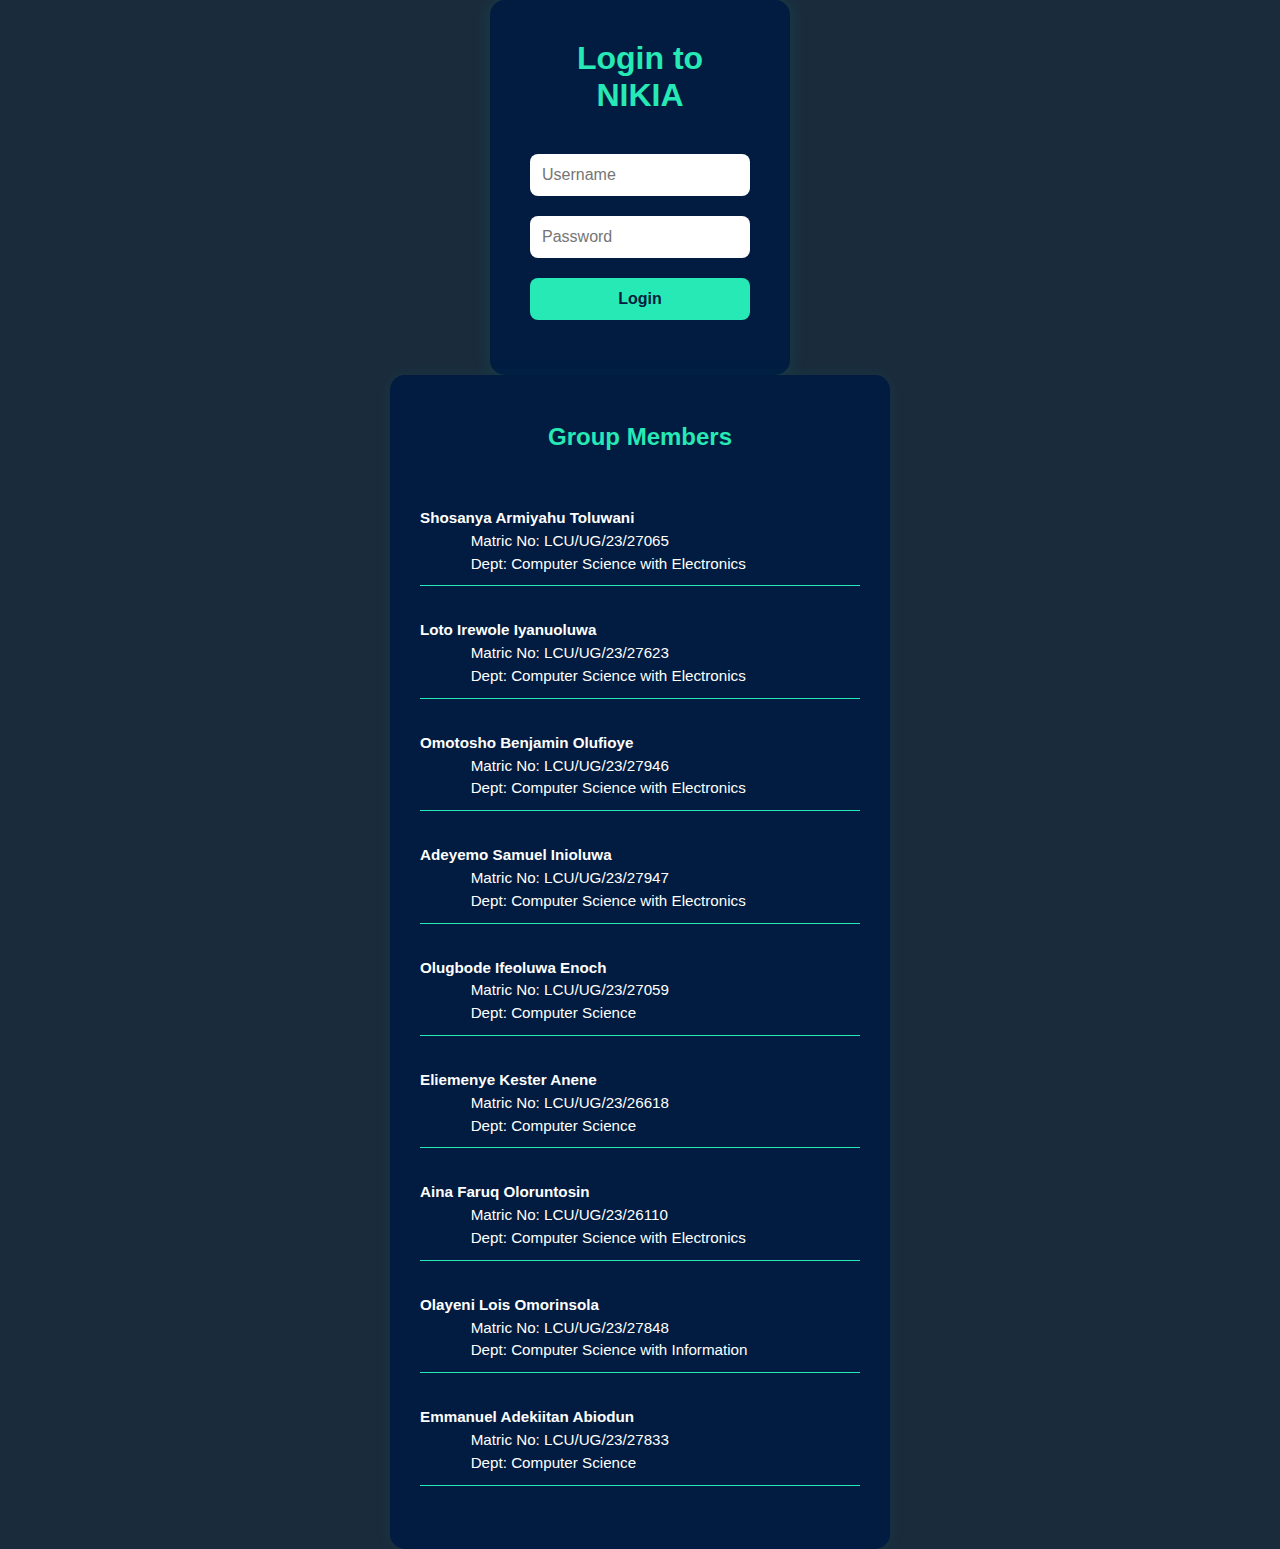
<file: index.html>
<!DOCTYPE html>
<html lang="en">
<head>
    <meta charset="UTF-8" />
    <meta name="viewport" content="width=device-width, initial-scale=1.0"/>
    <title>NIKIA Login</title>
    <link rel="stylesheet" href="styles.css" />
    <link rel="stylesheet" href="https://cdn.jsdelivr.net/npm/bootstrap-icons@1.13.1/font/bootstrap-icons.min.css">
</head>
<body>
    <div class="login-container">
        <h1>Login to NIKIA</h1>
        <form id="loginForm">
            <input type="text" id="username" placeholder="Username" required />
            <input type="password" id="password" placeholder="Password" required />
            <button type="submit">Login</button>
        </form>
        <p id="message"></p>
    </div>

<div class="group-members">
    <h2>Group Members</h2>
    <ul>
        <li><strong>Shosanya Armiyahu Toluwani</strong><br>
            Matric No: LCU/UG/23/27065<br>
            Dept: Computer Science with Electronics
        </li>
        <li><strong>Loto Irewole Iyanuoluwa</strong><br>
            Matric No: LCU/UG/23/27623<br>
            Dept: Computer Science with Electronics
        </li>
        <li><strong>Omotosho Benjamin Olufioye</strong><br>
            Matric No: LCU/UG/23/27946<br>
            Dept: Computer Science with Electronics
        </li>
        <li><strong>Adeyemo Samuel Inioluwa</strong><br>
            Matric No: LCU/UG/23/27947<br>
            Dept: Computer Science with Electronics
        </li>
        <li><strong>Olugbode Ifeoluwa Enoch</strong><br>
            Matric No: LCU/UG/23/27059<br>
            Dept: Computer Science
        </li>
        <li><strong>Eliemenye Kester Anene</strong><br>
            Matric No: LCU/UG/23/26618<br>
            Dept: Computer Science
        </li>
        <li><strong>Aina Faruq Oloruntosin</strong><br>
            Matric No: LCU/UG/23/26110<br>
            Dept: Computer Science with Electronics
        </li>
        <li><strong>Olayeni Lois Omorinsola</strong><br>
            Matric No: LCU/UG/23/27848<br>
            Dept: Computer Science with Information
        </li>
        <li><strong>Emmanuel Adekiitan Abiodun</strong><br>
            Matric No: LCU/UG/23/27833<br>
            Dept: Computer Science
        </li>
    </ul>
</div>
    

    <script src="index.js"></script>
</body>
</html>
</file>
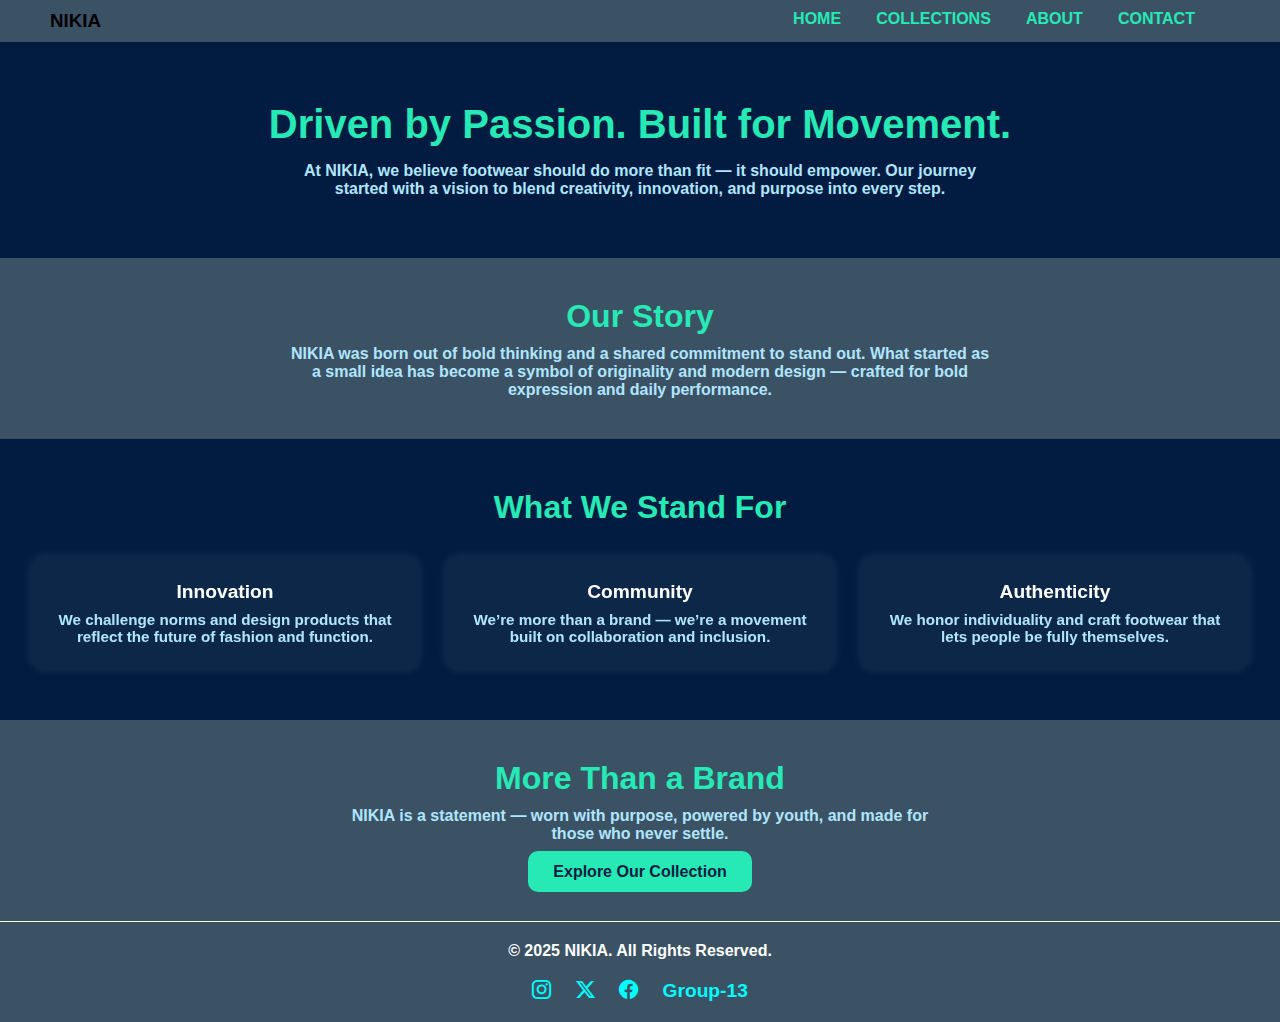
<file: about.html>
<!DOCTYPE html>
<html lang="en">
<head>
    <meta charset="UTF-8" />
    <meta name="viewport" content="width=device-width, initial-scale=1.0"/>
    <title>About Us - NIKIA</title>
    <link rel="stylesheet" href="about.css" />
    <link rel="stylesheet" href="https://cdn.jsdelivr.net/npm/bootstrap-icons@1.13.1/font/bootstrap-icons.min.css">
</head>
<body>
    <div class="header">
        <h3>NIKIA</h3>
        <div class="links">
            <a href="home.html">HOME</a>
            <a href="collection.html">COLLECTIONS</a>
            <a href="about.html">ABOUT</a>
            <a href="contact.html">CONTACT</a>
        </div>
        
    </div>

    <section class="about-hero animate">
        <h1>Driven by Passion. Built for Movement.</h1>
        <p>At NIKIA, we believe footwear should do more than fit — it should empower. Our journey started with a vision to blend creativity, innovation, and purpose into every step.</p>
    </section>

    <section class="brand-story animate">
        <h2>Our Story</h2>
        <p>NIKIA was born out of bold thinking and a shared commitment to stand out. What started as a small idea has become a symbol of originality and modern design — crafted for bold expression and daily performance.</p>
    </section>

    <section class="values">
        <h2 class="animate">What We Stand For</h2>
        <div class="value-cards ">
            <div class="value animate">
                <h3>Innovation</h3>
                <p>We challenge norms and design products that reflect the future of fashion and function.</p>
            </div>
            <div class="value animate">
                <h3>Community</h3>
                <p>We’re more than a brand — we’re a movement built on collaboration and inclusion.</p>
            </div>
            <div class="value animate">
                <h3>Authenticity</h3>
                <p>We honor individuality and craft footwear that lets people be fully themselves.</p>
            </div>
        </div>
    </section>

    <section class="cta">
        <h2 >More Than a Brand</h2>
        <p >NIKIA is a statement — worn with purpose, powered by youth, and made for those who never settle.</p>
        <a href="collection.html" >Explore Our Collection</a>
    </section>

    <footer>
        <p>&copy; 2025 NIKIA. All Rights Reserved.</p>
        <div class="social-link">
        <a href="#"><i class="bi bi-instagram"></i></a>
        <a href="#"><i class="bi bi-twitter-x"></i></a>
        <a href="#"><i class="bi bi-facebook"></i></a>
        <a href="#">Group-13</a>
    </div>
    </footer>
</body>
</html>
</file>
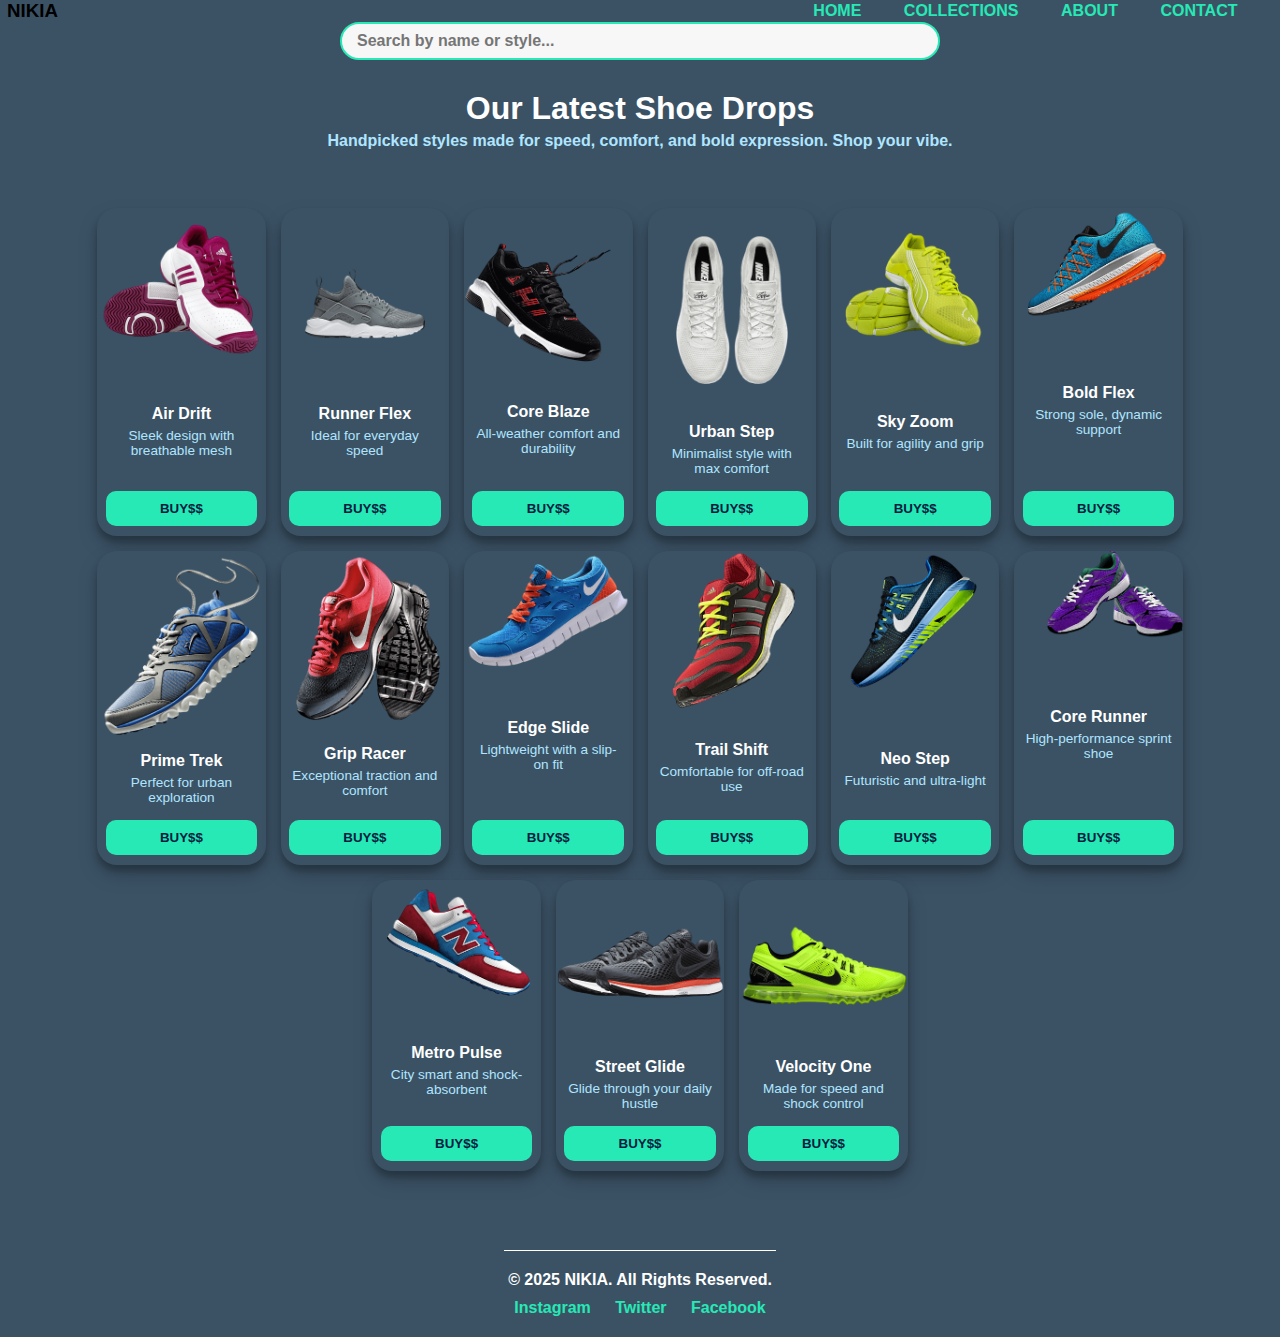
<file: collection.html>
<!DOCTYPE html>
<html lang="en">
<head>
    <meta charset="UTF-8">
    <meta name="viewport" content="width=device-width, initial-scale=1.0">
    <title>NIKIA COLLECTIONS</title>
    <link rel="stylesheet" href="collection.css">
</head>
<body>
    <div class="header">
        <h3>NIKIA</h3>

        <div class="links">
            <a href="index.html">HOME</a>
            <a href="collection.html">COLLECTIONS</a>
            <a href="about.html">ABOUT</a>
            <a href="contact.html">CONTACT</a>
        </div>
    </div>

    <div class="search-filter">
    <input type="text" placeholder="Search by name or style..." />
</div>


    <div class="section-header">
        <h2>Our Latest Shoe Drops</h2>
        <p>Handpicked styles made for speed, comfort, and bold expression. Shop your vibe.</p>
</div>

    <section class="collection">
        <div class="img"><img src="Collection images/shoe1.png" alt="">
            <div class="info">
                <h4>Air Drift</h4>
                <p>Sleek design with breathable mesh</p>
            </div>
            <button>BUY$$</button>
        </div>
        <div class="img"><img src="Collection images/shoe2.png" alt="">
            <div class="info">
                <h4>Runner Flex</h4>
                <p>Ideal for everyday speed</p>
            </div>
            <button>BUY$$</button>
        </div>
        <div class="img"><img src="Collection images/shoe17.png" alt="">
            <div class="info">
                <h4>Core Blaze</h4>
                <p>All-weather comfort and durability</p>
            </div>
            <button>BUY$$</button>
        </div>
        <div class="img"><img src="Collection images/shoe4.png" alt="">
            <div class="info">
                <h4>Urban Step</h4>
                <p>Minimalist style with max comfort</p>
            </div>
            <button>BUY$$</button>
        </div>
        <div class="img"><img src="Collection images/shoe5.png" alt="">
            <div class="info">
                <h4>Sky Zoom</h4>
                <p>Built for agility and grip</p>
            </div>
            <button>BUY$$</button>
        </div>
        <div class="img"><img src="Collection images/shoe6.png" alt="">
            <div class="info">
                <h4>Bold Flex</h4>
                <p>Strong sole, dynamic support</p>
            </div>
            <button>BUY$$</button>
        </div>
        <div class="img"><img src="Collection images/shoe7.png" alt="">
            <div class="info">
                <h4>Prime Trek</h4>
                <p>Perfect for urban exploration</p>
            </div>
            <button>BUY$$</button>
        </div>
        <div class="img"><img src="Collection images/shoe8.png" alt="">
            <div class="info">
                <h4>Grip Racer</h4>
                <p>Exceptional traction and comfort</p>
            </div>
            <button>BUY$$</button>
        </div>
        <div class="img"><img src="Collection images/shoe18.png" alt="">
            <div class="info">
                <h4>Edge Slide</h4>
                <p>Lightweight with a slip-on fit</p>
            </div>
            <button>BUY$$</button>
        </div>
        <div class="img"><img src="Collection images/shoe10.png" alt="">
            <div class="info">
                <h4>Trail Shift</h4>
                <p>Comfortable for off-road use</p>
            </div>
            <button>BUY$$</button>
        </div>
        <div class="img"><img src="Collection images/shoe11.png" alt="">
            <div class="info">
                <h4>Neo Step</h4>
                <p>Futuristic and ultra-light</p>
            </div>
            <button>BUY$$</button>
        </div>
        <div class="img"><img src="Collection images/shoe12.png" alt="">
            <div class="info">
                <h4>Core Runner</h4>
                <p>High-performance sprint shoe</p>
            </div>
            <button>BUY$$</button>
        </div>
        <div class="img"><img src="Collection images/shoe13.png" alt="">
            <div class="info">
                <h4>Metro Pulse</h4>
                <p>City smart and shock-absorbent</p>
            </div>
            <button>BUY$$</button>
        </div>
        <div class="img"><img src="Collection images/shoe14.png" alt="">
            <div class="info">
                <h4>Street Glide</h4>
                <p>Glide through your daily hustle</p>
            </div>
            <button>BUY$$</button>
        </div>
        <div class="img"><img src="Collection images/shoe19.png" alt="">
            <div class="info">
                <h4>Velocity One</h4>
                <p>Made for speed and shock control</p>
            </div>
            <button>BUY$$</button>
        </div>
    </section>

<footer>
    <p>&copy; 2025 NIKIA. All Rights Reserved.</p>
    <div class="socials">
        <a href="#">Instagram</a>
        <a href="#">Twitter</a>
        <a href="#">Facebook</a>
    </div>
</footer>

</body>
</html>
</file>
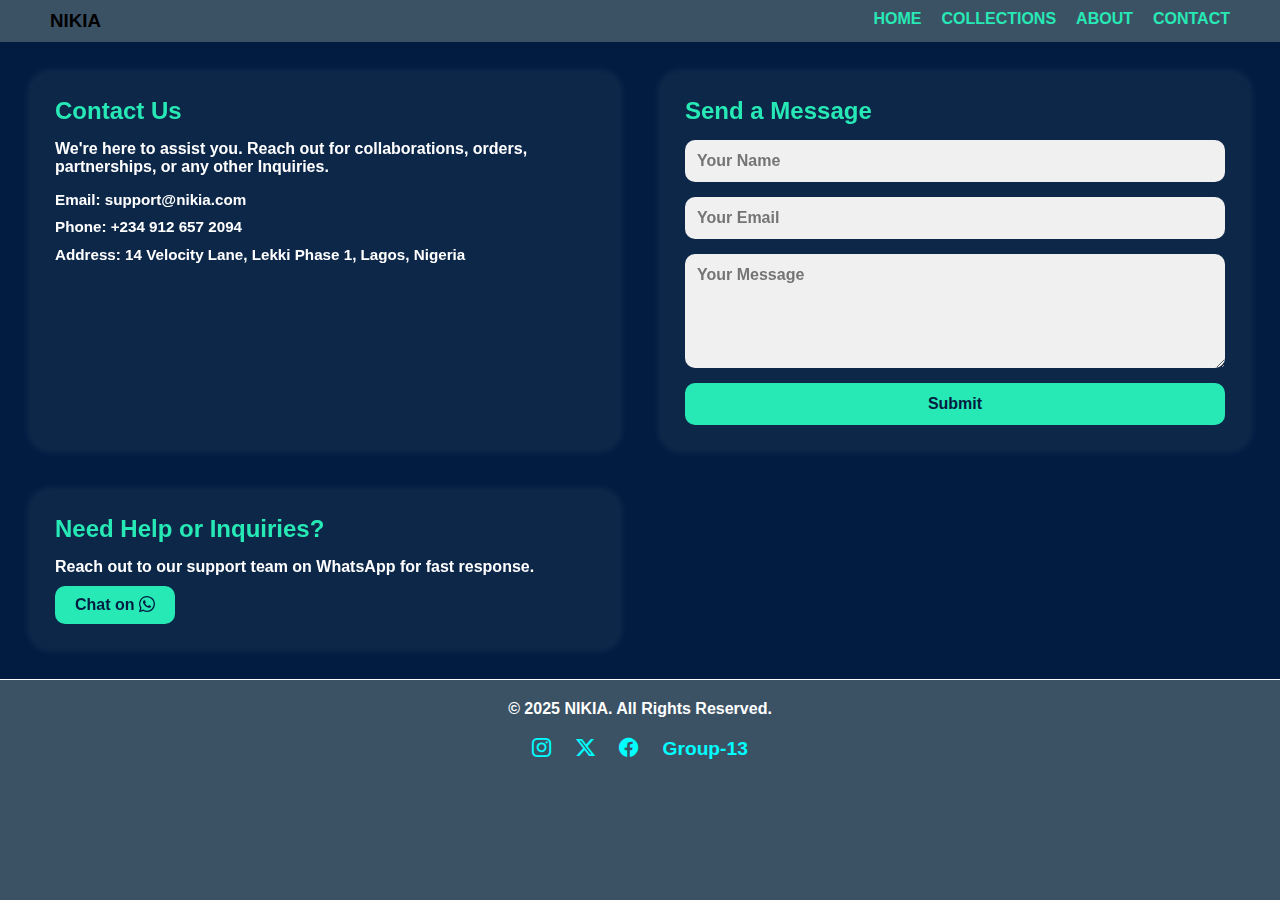
<file: contact.html>
<!DOCTYPE html>
<html lang="en">
<head>
    <meta charset="UTF-8" />
    <meta name="viewport" content="width=device-width, initial-scale=1.0"/>
    <title>Contact Us - NIKIA</title>
    <link rel="stylesheet" href="contact.css" />
    <link rel="stylesheet" href="https://cdn.jsdelivr.net/npm/bootstrap-icons@1.13.1/font/bootstrap-icons.min.css">
</head>
<body>
    <div class="block">
    <div class="header">
        <h3>NIKIA</h3>
        <div class="links">
            <a href="home.html">HOME</a>
            <a href="collection.html">COLLECTIONS</a>
            <a href="about.html">ABOUT</a>
            <a href="contact.html">CONTACT</a>
        </div>
        
    </div>

    <section class="contact-container">
        <div class="contact-info">
            <h2>Contact Us</h2>
            <p>We're here to assist you. Reach out for collaborations, orders, partnerships, or any other Inquiries.</p>
            <ul>
                <li><strong>Email:</strong> support@nikia.com</li>
                <li><strong>Phone:</strong> +234 912 657 2094</li>
                <li><strong>Address:</strong> 14 Velocity Lane, Lekki Phase 1, Lagos, Nigeria</li>
            </ul>
        </div>

        <div class="contact-form">
            <h2>Send a Message</h2>
            <form action="#" method="POST">
                <input type="text" placeholder="Your Name">
                <input type="email" placeholder="Your Email">
                <textarea placeholder="Your Message" rows="5"></textarea>
                <button type="submit">Submit</button>
            </form>
        </div>

        <div class="help-section">
            <h2>Need Help or Inquiries?</h2>
            <p>Reach out to our support team on WhatsApp for fast response.</p>
            <a href="https://wa.me/2349126572094">Chat on <i class="bi bi-whatsapp"></i></a>
        </div>
    </section>

    <footer>
        <p>&copy; 2025 NIKIA. All Rights Reserved.</p>
        <div class="social-link">
        <a href="#"><i class="bi bi-instagram"></i></a>
        <a href="#"><i class="bi bi-twitter-x"></i></a>
        <a href="#"><i class="bi bi-facebook"></i></a>
        <a href="#">Group-13</a>
    </div>  
    </footer>

    </div>
</body>
</html>
</file>
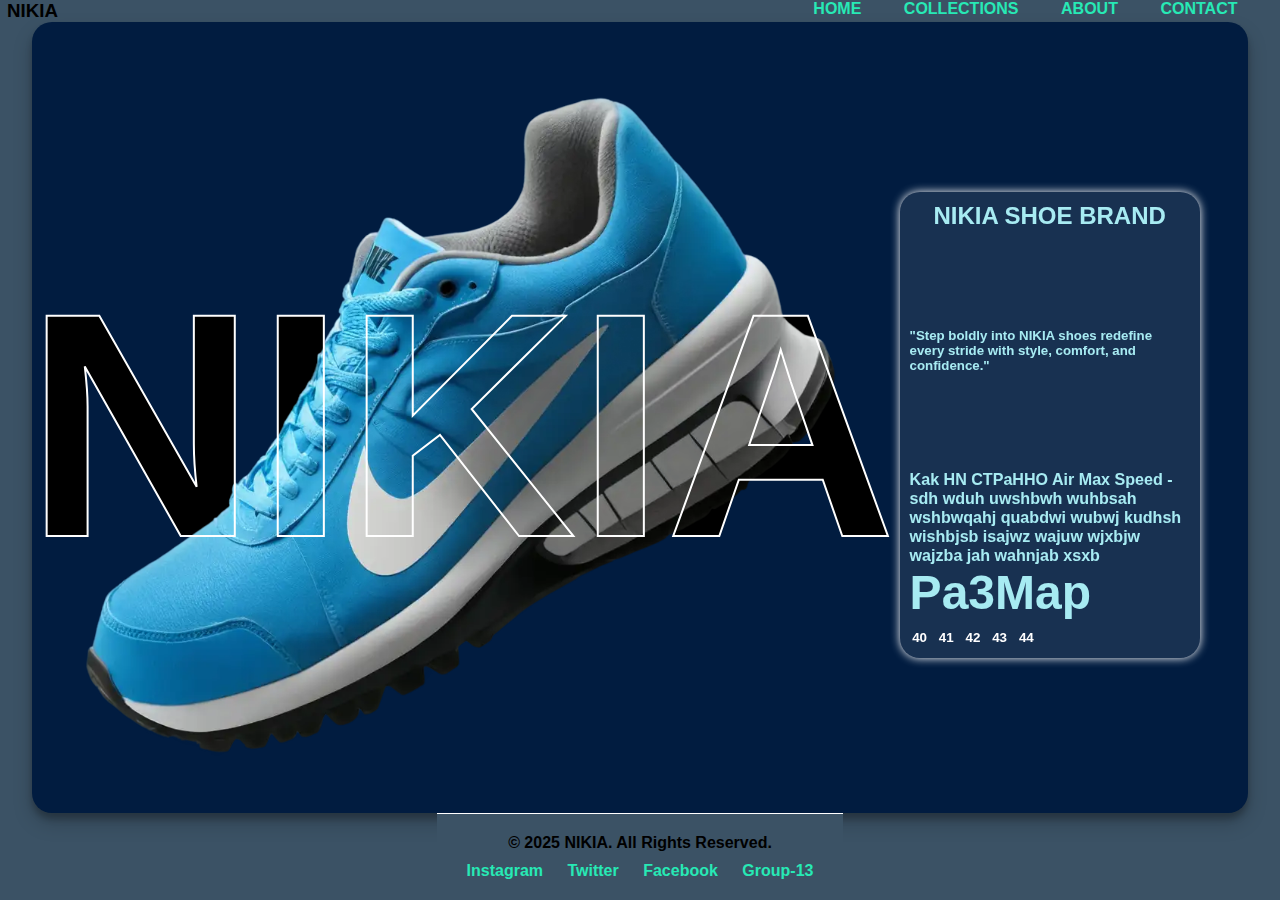
<file: home.html>
<!DOCTYPE html>
<html lang="en">
<head>
    <meta charset="UTF-8">
    <meta name="viewport" content="width=device-width, initial-scale=1.0">
    <title>GROUP-13-ICT 211 PROJ</title>
    <link rel="stylesheet" href="home.css">
</head>
<body>
    <div class="header">
        <h3>NIKIA</h3>

        <div class="links">
            <a href="home.html">HOME</a>
            <a href="collection.html">COLLECTIONS</a>
            <a href="about.html">ABOUT</a>
            <a href="contact.html">CONTACT</a>
        </div>
    </div>

    <section class="main">
        <div class="imageTypo">
            <h1>NIKIA</h1>
            <h1 class="outline">NIKIA</h1>
            <img src="Images/BG kicks 2.webp" alt="">
        </div>

    <div class="description">
        <h2>NIKIA SHOE BRAND</h2>
        <h5>"Step boldly into NIKIA shoes redefine every stride with style, comfort, and confidence."</h5>

        <div class="disp">
            <h6>Kak HN CTPaHHO Air Max Speed - sdh wduh uwshbwh wuhbsah wshbwqahj quabdwi wubwj kudhsh wishbjsb isajwz wajuw wjxbjw wajzba jah wahnjab xsxb</h6>
            <h1>Pa3Map</h1>
            <div class="Sizes">
                <button>40</button>
                <button>41</button>
                <button>42</button>
                <button>43</button>
                <button>44</button>
            </div>
        
        </div>
    </div>
    </section>
<footer>
    <p>&copy; 2025 NIKIA. All Rights Reserved.</p>
    <div class="socials">
        <a href="#">Instagram</a>
        <a href="#">Twitter</a>
        <a href="#">Facebook</a>
        <a href="#">Group-13</a>
    </div>
</footer>
</body>
</html>
</file>
<file: styles.css>
* {
    margin: 0;
    padding: 0;
    box-sizing: border-box;
    font-family: 'Helvetica Neue', Arial, sans-serif;
}

body {
    background-color: #1a2b3c;
    display: flex;
    flex-direction: column;
    justify-content: center;
    align-items: center;
    min-height: 100vh;
}

.login-container {
    background-color: #011c40;
    padding: 40px;
    border-radius: 15px;
    box-shadow: 0 0 20px rgba(0, 255, 200, 0.1);
    width: 300px;
    text-align: center;
}

.login-container h1 {
    color: #27e9b5;
    margin-bottom: 30px;
}

input {
    width: 100%;
    padding: 12px;
    margin: 10px 0;
    border: none;
    border-radius: 8px;
    font-size: 1rem;
}

input:focus {
    outline: 2px solid #27e9b5;
}

button {
    width: 100%;
    padding: 12px;
    background-color: #27e9b5;
    color: #011c40;
    font-weight: bold;
    font-size: 1rem;
    border: none;
    border-radius: 8px;
    cursor: pointer;
    margin-top: 10px;
}

button:hover {
    background-color: #1bb390;
    transition: 0.3s;
}

#message {
    margin-top: 15px;
    font-size: 0.95rem;
    color: #fff;
}

.group-members {
    background-color: #011c40;
    padding: 30px;
    border-radius: 15px;
    box-shadow: 0 0 20px rgba(0, 255, 200, 0.05);
    width: 90%;
    max-width: 500px;
    color: #ffffff;
}

.group-members h2 {
    color: #27e9b5;
    text-align: center;
    margin-bottom: 20px;
    font-size: 1.5rem;
}

.group-members ul {
    list-style: none;
    padding: 0;
}

.group-members li {
    margin-bottom: 15px;
    border-bottom: 1px solid #27e9b5;
    padding-bottom: 10px;
    line-height: 1.5;
    font-size: 0.95rem;
}

@media (max-width: 480px) {
    .group-members {
        padding: 20px;
    }

    .group-members h2 {
        font-size: 1.25rem;
    }

    .group-members li {
        font-size: 0.85rem;
    }
}
</file>
<file: about.css>
* {
    margin: 0;
    padding: 0;
    box-sizing: border-box;
    font-family: 'Helvetica Neue', Bebas Neue, Arial Narrow, sans-serif;
    font-weight: 600;
}

body {
    display: flex;
    flex-direction: column;
    min-height: 100vh;
    background-color: #3b5265;
    color: #ffffff;
}

.header{
    display: flex;
    position: relative;
    width: 100%;
    justify-content: space-between;
    padding: 10px 50px;
    position: relative;
}
.header h3{
    color: #000;
}
.links{
    width: 40%;
    display: flex;
    justify-content: space-evenly;
}

.links a {
    color: #27e9b5;
    text-decoration: none;
}

.about-hero {
    background-color: #011c40;
    padding: 60px 20px;
    text-align: center;
}

.about-hero h1 {
    font-size: 2.5rem;
    color: #27e9b5;
    margin-bottom: 15px;
}

.about-hero p {
    max-width: 700px;
    margin: auto;
    font-size: 1rem;
    color: #b0e5ff;
}

.brand-story {
    padding: 40px 20px;
    text-align: center;
}

.brand-story h2 {
    color: #27e9b5;
    font-size: 2rem;
    margin-bottom: 10px;
}

.brand-story p {
    max-width: 700px;
    margin: auto;
    font-size: 1rem;
    color: #b0e5ff;
}

.values {
    padding: 50px 20px;
    background-color: #011c40;
    text-align: center;
}

.values h2 {
    color: #27e9b5;
    font-size: 2rem;
    margin-bottom: 30px;
}

.value-cards {
    display: grid;
    grid-template-columns: repeat(auto-fit, minmax(220px, 1fr));
    gap: 25px;
    padding: 0 10px;
}

.value {
    background-color: rgba(255, 255, 255, 0.05);
    padding: 25px;
    border-radius: 15px;
    backdrop-filter: blur(8px);
    box-shadow: 0 0 10px rgba(255, 255, 255, 0.1);
}

.value h3 {
    font-size: 1.2rem;
    color: #ffffff;
    margin-bottom: 8px;
}

.value p {
    font-size: 0.95rem;
    color: #b0e5ff;
}

.cta {
    padding: 40px 20px;
    text-align: center;
}

.cta h2 {
    font-size: 2rem;
    color: #27e9b5;
    margin-bottom: 10px;
}

.cta p {
    max-width: 600px;
    margin: 0 auto 20px auto;
    color: #b0e5ff;
}

.cta a {
    padding: 12px 25px;
    background-color: #27e9b5;
    color: #011c40;
    text-decoration: none;
    border-radius: 10px;
    font-weight: bold;
    transition: background 0.3s ease;
}

.cta a:hover {
    background-color: #1bb390;
}

footer {
    text-align: center;
    padding: 20px;
    background-color: #3b5265;
    border-top: 1px solid #fff;
    margin-top: auto;
}

footer p{
    padding-bottom: 20px;
}
social-link{
    margin-top: 10px;
}
.social-link a{
   padding: 0 10px;
   color: aqua;
   text-decoration: none;
   font-size: 1.2rem;
}

.social-link a i{
    display: inline-block;
    transition: .3s ease-in-out;

}
.social-link a i:hover{
    transform: scale(1.3);
}

.animate{
    animation: appear  linear;
    animation-timeline: view();
    animation-range: entry 0 cover 40%;
}



@keyframes appear {
    from{
        opacity: 0;
        scale: 0.5;
    }
    to{
        opacity: 1;
        scale: 1;
    }
}

@media (max-width: 768px) {
    .links {
        align-items: center;
        width: 100%;
        gap: 10px;
    }
    .header {
        flex-direction: column;
        align-items: center;
        text-align: center;
        padding: 10px 0;
        gap: 10;
    }

    .about-hero h1,
    .brand-story h2,
    .values h2,
    .cta h2 {
        font-size: 1.5rem;
    }

    .value-cards {
        grid-template-columns: 1fr;
    }
}
</file>
<file: collection.css>
* {
    padding: 0;
    margin: 0;
    box-sizing: border-box;
    font-family: 'Helvetica Neue', Bebas Neue, Arial Narrow, sans-serif;
    font-weight: 600;
}

body {
    width: 100vw;
    min-height: 100vh;
    display: flex;
    flex-direction: column;
    align-items: center;
    background-color: #3b5265;
}

.header {
    display: flex;
    position: relative;
    width: 100%;
    height: 5%;
    justify-content: space-between;
    align-items: center;
    padding-left: 7px;
    background-color: #3b5265;
}

.links {
    width: 40%;
    display: flex;
    justify-content: space-evenly;
}

.links a {
    text-decoration: none;
    color: #27e9b5;
}
.search-filter {
    display: flex;
    justify-content: center;
    width: 100%;
    margin-bottom: 30px;
}

.search-filter input {
    width: 80%;
    max-width: 600px;
    padding: 8px 15px;
    font-size: 1rem;
    border-radius: 30px;
    border: 2px solid #27e9b5;
    background-color: #f7f7f7;
    color: #011c40;
    outline: none;
    transition: border-color 0.3s ease;
}

.search-filter input:focus {
    border-color: #1bb390;
}

.section-header {
    text-align: center;
    color: #fff;
    margin-bottom: 20px;
}
.section-header h2 {
    font-size: 2rem;
}
.section-header p {
    font-size: 1rem;
    color: #b0e5ff;
    margin-top: 5px;
}
/* Collection grid */
.collection {
    padding-top: 1%;
    height: 100%;
    width: 100%;
    display: flex;
    flex-wrap: wrap;
    gap: 15px;
    justify-content: center;
    padding: 3%;
}

.img {
    height: auto;
    width: 14%;
    background-color: #3b5265;
    box-shadow: rgba(0, 0, 0, 0.19) 0px 10px 20px, rgba(0, 0, 0, 0.23) 0px 6px 6px;
    display: flex;
    flex-direction: column;
    justify-content: space-between;
    align-items: center;
    border-radius: 20px;
    /* border: 1px solid #fff; */
    overflow: hidden;
    padding-bottom: 10px;
}

.img img {
    max-height: 70%;
    max-width: 100%;
    position: relative;
    object-fit: contain;
}


.info {
    padding: 10px;
    color: #fff;
    text-align: center;
}

.info h4 {
    font-size: 1rem;
    margin-bottom: 5px;
    color: #ffffff;
}

.info p {
    font-size: 0.85rem;
    color: #b0e5ff;
    font-weight: 400;
}

.img button {
    width: 90%;
    height: 35px;
    background-color: #27e9b5;
    color: #011c40;
    border: none;
    border-radius: 10px;
    cursor: pointer;
    font-weight: bold;
    margin-top: 5px;
}

.img button:hover {
    background-color: #1bb390;
    transition: 0.3s ease;
}

footer {
    margin-top: 40px;
    text-align: center;
    color: #fff;
    padding: 20px 0;
    border-top: 1px solid #fff;
}
footer .socials {
    margin-top: 10px;
}
footer .socials a {
    color: #27e9b5;
    margin: 0 10px;
    text-decoration: none;
}

@media (max-width: 768px) {
    .header {
        flex-direction: column;
        height: auto;
        padding: 10px;
        gap: 10px;
    }

    .links {
        align-items: center;
        width: 100%;
        gap: 10px;
    }

    .collection {
        flex-direction: column;
        align-items: center;
        padding: 10px;
        gap: 20px;
    }

    .img {
        width: 80%;
        align-items: center;
    }

    .img img {
        max-height: 200px;
        width: 100%;
        object-fit: contain;
    }

    .info h4 {
        font-size: 1.2rem;
    }

    .info p {
        font-size: 1rem;
    }

    .img button {
        height: 40px;
        font-size: 1rem;
    }
}
</file>
<file: contact.css>
* {
    padding: 0;
    margin: 0;
    box-sizing: border-box;
    font-family: 'Helvetica Neue', Bebas Neue, Arial Narrow, sans-serif;
    font-weight: 600;
}

body {
    display: flex;
    flex-direction: column;
    min-height: 100vh;
    background-color: #3b5265;
    color: #ffffff;
}

.header{
    display: flex;
    position: relative;
    width: 100%;
    justify-content: space-between;
    padding: 10px 50px;
    position: relative;
}
.header h3{
    color: #000;
}
.links {
    display: flex;
    gap: 20px;
}

.links a {
    color: #27e9b5;
    text-decoration: none;
}

.contact-container {
    flex: 1;
    padding: 30px;
    display: grid;
    grid-template-columns: 1fr 1fr;
    gap: 40px;
    background-color: #011c40;
}

.contact-info,
.contact-form,
.help-section {
    background-color: rgba(255, 255, 255, 0.05);
    border-radius: 20px;
    padding: 25px;
    backdrop-filter: blur(12px);
    box-shadow: 0 0 10px rgba(255, 255, 255, 0.1);
}

.contact-info h2,
.contact-form h2,
.help-section h2 {
    margin-bottom: 15px;
    color: #27e9b5;
}

.contact-info ul {
    list-style: none;
    margin-top: 10px;
    line-height: 1.8;
    font-size: 0.95rem;
}

.contact-form form {
    display: flex;
    flex-direction: column;
    gap: 15px;
}

.contact-form input,
.contact-form textarea {
    padding: 12px;
    border-radius: 10px;
    border: none;
    outline: none;
    font-size: 1rem;
    background-color: #f0f0f0;
    color: #011c40;
}

.contact-form button {
    padding: 12px;
    background-color: #27e9b5;
    border: none;
    border-radius: 10px;
    cursor: pointer;
    color: #011c40;
    font-size: 1rem;
}

.contact-form button:hover {
    background-color: #1bb390;
}

.help-section p {
    margin: 10px 0;
}

.help-section a {
    display: inline-block;
    padding: 10px 20px;
    background-color: #27e9b5;
    color: #011c40;
    border-radius: 10px;
    text-decoration: none;
    font-weight: bold;
}

.help-section a:hover {
    background-color: #1bb390;
}

footer {
    text-align: center;
    padding: 20px;
    background-color: #3b5265;
    border-top: 1px solid #fff;
    margin-top: auto;
}

footer p{
    padding-bottom: 20px;
}
social-link{
    margin-top: 10px;
}
.social-link a{
   padding: 0 10px;
   color: aqua;
   text-decoration: none;
   font-size: 1.2rem;
}

.social-link a i{
    display: inline-block;
    transition: .3s ease-in-out;

}
.social-link a i:hover{
    transform: scale(1.3);
}


@media (max-width: 768px) {
    .contact-container {
        grid-template-columns: 1fr;
    }
    .header {
        flex-direction: column;
        align-items: center;
        text-align: center;
        padding: 10px 0;
    }
    .links {
        align-items: center;
        gap: 10px;
    }
}
</file>
<file: home.css>
*{
    padding: 0;
    margin: 0;
    box-sizing: border-box;
    font-family: 'Helvetica Neue', Bebas Neue,  Arial Narrow, sans-serif;
    font-weight: 600;
}

body{
    width: 100vw;
    height: 100vh;
    display: flex;
    flex-direction: column;
    align-items: center;
    background-color: #3b5265;
}

.header{
    display: flex;
    position: relative;
    width: 100%;
    justify-content: space-between;
    padding-left: 7px;
    position: relative;
}
.links{
    width: 40%;
    display: flex;
    justify-content: space-evenly;
}
.links a{
    text-decoration: none;
    color: #27e9b5;
}

.main{
    width: 95%;
    height: 90%;
    background-color: #011c40;
    border-radius: 20px;
    display: flex;
    align-items: center;
    padding-top: 15px;
    padding-right: 3%;
    box-shadow: rgba(0, 0, 0, 0.19) 0px 10px 20px, rgba(0, 0, 0, 0.23) 0px 6px 6px;
}
.imageTypo{
    position: relative;
    height: 100%;
    width: 100%;
    display: flex;
    justify-content: center;
    align-items: center;
}
.imageTypo img{
    height: 100%;
    position: absolute;
    z-index: 2;
}
.imageTypo h1{
    font-weight: 800;
    font-size: 2000%;
    position: absolute;
    white-space: nowrap;
}
.outline{
    z-index: 3;
    color: transparent;
    -webkit-text-stroke: 2px #fff;
    text-stroke: 2px #fff;
    white-space: nowrap;
}
.description{
    color: #a7ebf2;
    background-color: rgba(240, 240, 240, 0.1);
	backdrop-filter: blur(12px);
	box-shadow: 0 0 10px rgba(255, 255, 255, 1.0);
    min-height: 60%;
    max-height: 75%;
    max-width: 300px;
    margin: 10px;
    padding: 10px;
    display: flex;
    flex-direction: column;
    justify-content: space-between;
    align-items: center;
    border-radius: 20px;
    position: relative;
    z-index: 4;
}

.disp{
    display: flex;
    flex-direction: column;
    font-size: 1.5rem;
}

.Sizes button{
    height: 20px;
    width: 20px;
    border-radius: 100px;
    background-color: transparent;
    color: #fff;
    border: none;
    cursor: pointer;
}

.Sizes button:hover{
    scale: 1.2;
    background-color: #fff;
    transition: .3s ease-in-out;
    color: #011c40;
}
footer {
    text-align: center;
    padding: 20px;
    background-color: #3b5265;
    border-top: 1px solid #fff;
    margin-top: auto;
}

footer .socials {
    margin-top: 10px;
}

footer .socials a {
    color: #27e9b5;
    margin: 0 10px;
    text-decoration: none;
}

@media (max-width: 768px) {
    .header {
        flex-direction: column;
        align-items: center;
        text-align: center;
        padding: 10px 0;
    }

    .links {
        width: 100%;
        gap: 10px;
        margin-top: 10px;
    }

    .main {
        flex-direction: column;
        height: auto;
        padding: 10px;
    }

    .imageTypo {
        height: auto;
        width: 100%;
        flex-direction: column;
    }

    .imageTypo img {
        width: 100%;
        height: auto;
        position: static;
    }

    .imageTypo h1,
    .imageTypo .outline {
        font-size: 3rem;
        position: static;
        text-align: center;
    }

    .description {
        width: 90%;
        height: auto;
        margin-top: 20px;
        padding: 20px;
    }

    .disp {
        font-size: 1rem;
        text-align: center;
    }

    .Sizes {
        display: flex;
        justify-content: center;
        gap: 10px;
        flex-wrap: wrap;
    }

    .Sizes button {
        width: 30px;
        height: 30px;
        font-size: 1rem;
    }
}
</file>
